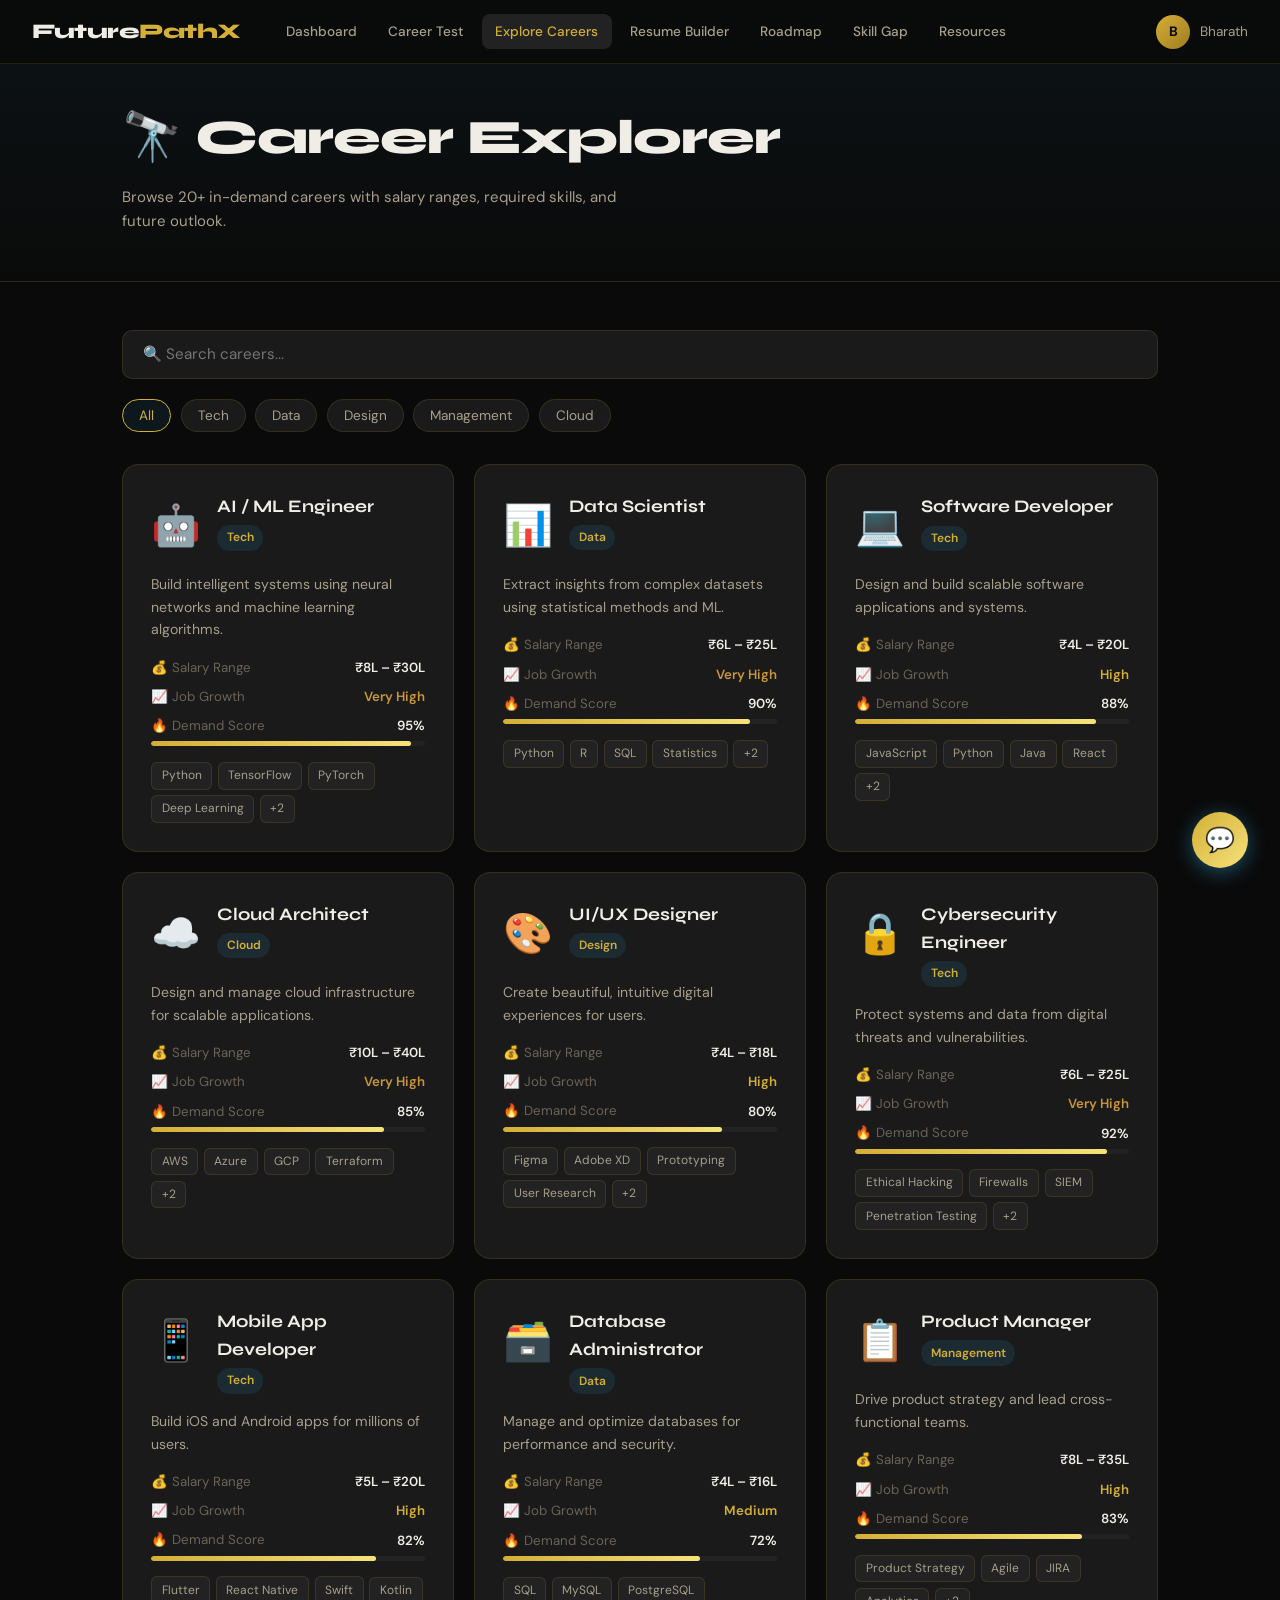
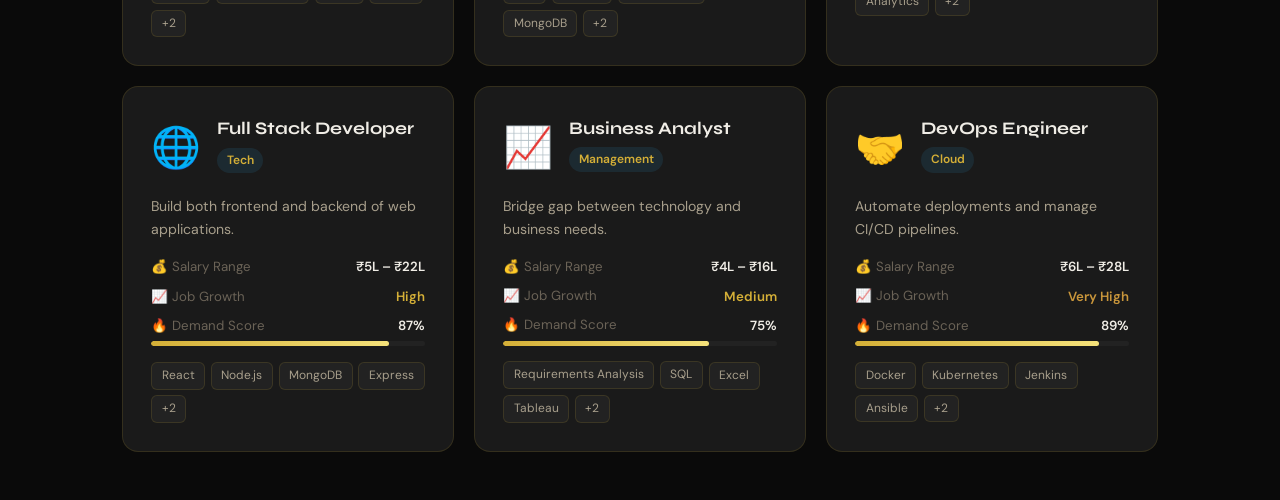
<file: futurepathx/pages/career-explorer.html>
<!DOCTYPE html>
<html lang="en">
<head>
<meta charset="UTF-8">
<meta name="viewport" content="width=device-width, initial-scale=1.0">
<title>Career Explorer – Future PathX</title>
<link rel="preconnect" href="https://fonts.googleapis.com">
<link href="https://fonts.googleapis.com/css2?family=Syne:wght@400;600;700;800&family=DM+Sans:wght@300;400;500&display=swap" rel="stylesheet">
<link rel="stylesheet" href="../css/main.css">
<style>
.filter-bar { display: flex; gap: 0.6rem; flex-wrap: wrap; margin-bottom: 2rem; }
.filter-btn {
  padding: 0.45rem 1rem;
  border-radius: 100px;
  border: 1px solid var(--border);
  background: var(--surface);
  color: var(--text2);
  cursor: pointer;
  font-size: 0.85rem;
  transition: 0.2s;
  font-family: var(--font-body);
}
.filter-btn:hover, .filter-btn.active { border-color: var(--accent); color: var(--accent); background: rgba(56,189,248,0.08); }
.careers-grid { display: grid; grid-template-columns: repeat(auto-fill, minmax(300px, 1fr)); gap: 1.25rem; }
.career-detail-card {
  background: var(--surface);
  border: 1px solid var(--border);
  border-radius: var(--radius);
  padding: 1.75rem;
  transition: 0.3s;
  cursor: pointer;
}
.career-detail-card:hover { border-color: rgba(56,189,248,0.35); transform: translateY(-4px); box-shadow: var(--glow); }
.cdc-header { display: flex; align-items: flex-start; gap: 1rem; margin-bottom: 1rem; }
.cdc-icon { font-size: 2.5rem; flex-shrink: 0; }
.cdc-info h3 { font-family: var(--font-display); font-size: 1.1rem; font-weight: 700; margin-bottom: 0.2rem; }
.cdc-domain {
  font-size: 0.75rem; color: var(--accent); font-weight: 600;
  background: rgba(56,189,248,0.1); padding: 0.2rem 0.6rem;
  border-radius: 100px; display: inline-block;
}
.cdc-desc { color: var(--text2); font-size: 0.88rem; margin-bottom: 1rem; }
.cdc-meta { display: flex; flex-direction: column; gap: 0.5rem; }
.meta-row { display: flex; align-items: center; justify-content: space-between; font-size: 0.83rem; }
.meta-label { color: var(--text3); }
.meta-val { font-weight: 600; color: var(--text); }
.meta-val.green { color: var(--accent3); }
.meta-val.yellow { color: var(--warning); }
.skills-tags { display: flex; flex-wrap: wrap; gap: 0.35rem; margin-top: 1rem; }
.skill-tag {
  padding: 0.2rem 0.6rem;
  background: var(--surface2);
  border-radius: 6px;
  font-size: 0.75rem;
  color: var(--text2);
  border: 1px solid var(--border);
}
.demand-bar { height: 5px; background: var(--surface2); border-radius: 10px; overflow: hidden; margin-top: 0.3rem; }
.demand-fill { height: 100%; border-radius: 10px; }
.modal-overlay {
  position: fixed; inset: 0; background: rgba(0,0,0,0.7);
  backdrop-filter: blur(8px); z-index: 300;
  display: flex; align-items: center; justify-content: center; padding: 2rem;
}
.modal {
  background: var(--bg3);
  border: 1px solid var(--border);
  border-radius: var(--radius);
  max-width: 600px; width: 100%;
  max-height: 85vh; overflow-y: auto;
  padding: 2rem;
}
.modal-header { display: flex; justify-content: space-between; align-items: center; margin-bottom: 1.5rem; }
.modal-title { font-family: var(--font-display); font-size: 1.4rem; font-weight: 800; }
.modal-close { background: none; border: none; color: var(--text2); cursor: pointer; font-size: 1.3rem; }
.info-section { margin-bottom: 1.5rem; }
.info-section h4 { font-weight: 600; margin-bottom: 0.6rem; color: var(--accent); font-size: 0.9rem; text-transform: uppercase; letter-spacing: 0.5px; }
.hidden { display: none; }
.search-bar {
  width: 100%;
  padding: 0.85rem 1.25rem;
  background: var(--surface);
  border: 1px solid var(--border);
  border-radius: var(--radius-sm);
  color: var(--text);
  font-family: var(--font-body);
  font-size: 0.95rem;
  outline: none;
  margin-bottom: 1.25rem;
  transition: 0.2s;
}
.search-bar:focus { border-color: rgba(56,189,248,0.5); }
</style>
</head>
<body>
<nav class="nav">
  <div class="nav-brand">Future<span>PathX</span></div>
  <div class="nav-links">
    <a href="../index.html">Dashboard</a>
    <a href="career-test.html">Career Test</a>
    <a href="career-explorer.html" class="active">Explore Careers</a>
    <a href="resume-builder.html">Resume Builder</a>
    <a href="roadmap.html">Roadmap</a>
    <a href="skill-gap.html">Skill Gap</a>
    <a href="resources.html">Resources</a>
  </div>
  <div class="nav-user"><div class="avatar">B</div><span>Bharath</span></div>
</nav>

<div class="page-hero">
  <div class="container">
    <h1>🔭 Career Explorer</h1>
    <p>Browse 20+ in-demand careers with salary ranges, required skills, and future outlook.</p>
  </div>
</div>

<div class="section">
  <div class="container">
    <input class="search-bar" type="text" placeholder="🔍 Search careers..." oninput="filterCareers(this.value)">
    <div class="filter-bar" id="filterBar">
      <button class="filter-btn active" onclick="setFilter('All', this)">All</button>
      <button class="filter-btn" onclick="setFilter('Tech', this)">Tech</button>
      <button class="filter-btn" onclick="setFilter('Data', this)">Data</button>
      <button class="filter-btn" onclick="setFilter('Design', this)">Design</button>
      <button class="filter-btn" onclick="setFilter('Management', this)">Management</button>
      <button class="filter-btn" onclick="setFilter('Cloud', this)">Cloud</button>
    </div>
    <div class="careers-grid" id="careersGrid"></div>
  </div>
</div>

<div class="modal-overlay hidden" id="modalOverlay" onclick="closeModal(event)">
  <div class="modal" id="modalContent"></div>
</div>

<div class="chat-widget">
  <div class="chat-bubble" onclick="toggleChat()">💬</div>
  <div class="chat-panel" id="chatPanel">
    <div class="chat-header"><span>🤖 AI Career Assistant</span><button onclick="toggleChat()">✕</button></div>
    <div class="chat-messages" id="chatMessages"><div class="msg bot">Explore careers and click any card for detailed info!</div></div>
    <div class="chat-input"><input type="text" id="chatInput" placeholder="Ask me anything..." onkeydown="if(event.key==='Enter') sendChat()"><button onclick="sendChat()">→</button></div>
  </div>
</div>

<script src="../js/main.js"></script>
<script>
const careers = [
  { icon: '🤖', name: 'AI / ML Engineer', domain: 'Tech', desc: 'Build intelligent systems using neural networks and machine learning algorithms.', salary: '₹8L – ₹30L', demand: 95, growth: 'Very High', skills: ['Python', 'TensorFlow', 'PyTorch', 'Deep Learning', 'NLP', 'Computer Vision'], jd: 'Design, develop, and deploy machine learning models and AI systems. Work with large datasets, build training pipelines, and deploy models to production environments.', tools: 'TensorFlow, PyTorch, Scikit-learn, Jupyter, Docker, Kubernetes', edu: 'B.Tech / M.Tech in CS/AI or equivalent' },
  { icon: '📊', name: 'Data Scientist', domain: 'Data', desc: 'Extract insights from complex datasets using statistical methods and ML.', salary: '₹6L – ₹25L', demand: 90, growth: 'Very High', skills: ['Python', 'R', 'SQL', 'Statistics', 'Machine Learning', 'Tableau'], jd: 'Analyze large datasets to find patterns and insights that drive business decisions. Build predictive models and communicate findings to stakeholders.', tools: 'Python, R, SQL, Tableau, Power BI, Excel', edu: 'B.Tech / B.Sc in CS, Statistics, or Mathematics' },
  { icon: '💻', name: 'Software Developer', domain: 'Tech', desc: 'Design and build scalable software applications and systems.', salary: '₹4L – ₹20L', demand: 88, growth: 'High', skills: ['JavaScript', 'Python', 'Java', 'React', 'Node.js', 'Git'], jd: 'Develop and maintain software applications. Write clean, efficient code and collaborate with cross-functional teams to deliver product features.', tools: 'VS Code, Git, JIRA, Docker, CI/CD tools', edu: 'B.Tech / B.E. in Computer Science or related field' },
  { icon: '☁️', name: 'Cloud Architect', domain: 'Cloud', desc: 'Design and manage cloud infrastructure for scalable applications.', salary: '₹10L – ₹40L', demand: 85, growth: 'Very High', skills: ['AWS', 'Azure', 'GCP', 'Terraform', 'Docker', 'Kubernetes'], jd: 'Design cloud solutions that are secure, scalable, and cost-efficient. Migrate on-premise systems to the cloud and optimize existing infrastructure.', tools: 'AWS Console, Terraform, Ansible, CloudFormation', edu: 'B.Tech in CS with cloud certifications (AWS/Azure/GCP)' },
  { icon: '🎨', name: 'UI/UX Designer', domain: 'Design', desc: 'Create beautiful, intuitive digital experiences for users.', salary: '₹4L – ₹18L', demand: 80, growth: 'High', skills: ['Figma', 'Adobe XD', 'Prototyping', 'User Research', 'Wireframing', 'CSS'], jd: 'Design user interfaces and experiences for web and mobile apps. Conduct user research, create wireframes, prototypes, and collaborate with developers.', tools: 'Figma, Adobe XD, Sketch, InVision, Zeplin', edu: 'B.Des or B.Tech in CS with design portfolio' },
  { icon: '🔒', name: 'Cybersecurity Engineer', domain: 'Tech', desc: 'Protect systems and data from digital threats and vulnerabilities.', salary: '₹6L – ₹25L', demand: 92, growth: 'Very High', skills: ['Ethical Hacking', 'Firewalls', 'SIEM', 'Penetration Testing', 'Python', 'Linux'], jd: 'Identify vulnerabilities in systems and implement security measures. Monitor threats and respond to incidents to protect organizational data.', tools: 'Kali Linux, Wireshark, Metasploit, Burp Suite', edu: 'B.Tech in CS with cybersecurity certifications (CEH, CISSP)' },
  { icon: '📱', name: 'Mobile App Developer', domain: 'Tech', desc: 'Build iOS and Android apps for millions of users.', salary: '₹5L – ₹20L', demand: 82, growth: 'High', skills: ['Flutter', 'React Native', 'Swift', 'Kotlin', 'Firebase', 'REST APIs'], jd: 'Develop mobile applications for Android and iOS platforms. Ensure performance, responsiveness, and great user experience across devices.', tools: 'Android Studio, Xcode, Flutter, Firebase, VS Code', edu: 'B.Tech in CS or self-taught with strong portfolio' },
  { icon: '🗃️', name: 'Database Administrator', domain: 'Data', desc: 'Manage and optimize databases for performance and security.', salary: '₹4L – ₹16L', demand: 72, growth: 'Medium', skills: ['SQL', 'MySQL', 'PostgreSQL', 'MongoDB', 'Oracle', 'Backup & Recovery'], jd: 'Install, configure, and maintain database systems. Ensure data integrity, performance tuning, and disaster recovery planning.', tools: 'MySQL Workbench, pgAdmin, Oracle SQL Developer, MongoDB Compass', edu: 'B.Tech in CS or IT with database certifications' },
  { icon: '📋', name: 'Product Manager', domain: 'Management', desc: 'Drive product strategy and lead cross-functional teams.', salary: '₹8L – ₹35L', demand: 83, growth: 'High', skills: ['Product Strategy', 'Agile', 'JIRA', 'Analytics', 'Stakeholder Mgmt', 'Roadmapping'], jd: 'Define product vision, gather requirements, and work with engineering, design, and marketing to build successful products.', tools: 'JIRA, Confluence, Figma, Google Analytics, Mixpanel', edu: 'MBA or B.Tech with product management experience' },
  { icon: '🌐', name: 'Full Stack Developer', domain: 'Tech', desc: 'Build both frontend and backend of web applications.', salary: '₹5L – ₹22L', demand: 87, growth: 'High', skills: ['React', 'Node.js', 'MongoDB', 'Express', 'Python', 'PostgreSQL'], jd: 'Develop complete web applications from database to user interface. Handle server-side and client-side logic and deployment.', tools: 'VS Code, Git, Postman, Docker, AWS/Heroku', edu: 'B.Tech in CS or self-taught with portfolio' },
  { icon: '📈', name: 'Business Analyst', domain: 'Management', desc: 'Bridge gap between technology and business needs.', salary: '₹4L – ₹16L', demand: 75, growth: 'Medium', skills: ['Requirements Analysis', 'SQL', 'Excel', 'Tableau', 'Process Modeling', 'Communication'], jd: 'Analyze business processes and requirements, translate them into technical specifications, and help implement solutions.', tools: 'Excel, Tableau, JIRA, Lucidchart, SQL', edu: 'BBA, B.Tech, or MBA with analytical skills' },
  { icon: '🤝', name: 'DevOps Engineer', domain: 'Cloud', desc: 'Automate deployments and manage CI/CD pipelines.', salary: '₹6L – ₹28L', demand: 89, growth: 'Very High', skills: ['Docker', 'Kubernetes', 'Jenkins', 'Ansible', 'Linux', 'AWS'], jd: 'Build and maintain CI/CD pipelines, automate infrastructure provisioning, and ensure smooth deployments and system reliability.', tools: 'Jenkins, GitLab CI, Docker, Kubernetes, Terraform, Prometheus', edu: 'B.Tech in CS with DevOps certifications' },
];

let currentFilter = 'All';
let currentSearch = '';

function renderCareers() {
  const grid = document.getElementById('careersGrid');
  const filtered = careers.filter(c => {
    const matchDomain = currentFilter === 'All' || c.domain === currentFilter;
    const matchSearch = c.name.toLowerCase().includes(currentSearch.toLowerCase()) || c.domain.toLowerCase().includes(currentSearch.toLowerCase());
    return matchDomain && matchSearch;
  });
  grid.innerHTML = filtered.map((c, i) => `
    <div class="career-detail-card fade-up" onclick="openModal(${careers.indexOf(c)})" style="animation-delay:${i * 0.05}s">
      <div class="cdc-header">
        <div class="cdc-icon">${c.icon}</div>
        <div class="cdc-info">
          <h3>${c.name}</h3>
          <span class="cdc-domain">${c.domain}</span>
        </div>
      </div>
      <div class="cdc-desc">${c.desc}</div>
      <div class="cdc-meta">
        <div class="meta-row"><span class="meta-label">💰 Salary Range</span><span class="meta-val">${c.salary}</span></div>
        <div class="meta-row"><span class="meta-label">📈 Job Growth</span><span class="meta-val ${c.growth.includes('Very') ? 'green' : 'yellow'}">${c.growth}</span></div>
        <div class="meta-row"><span class="meta-label">🔥 Demand Score</span><span class="meta-val">${c.demand}%</span></div>
      </div>
      <div class="demand-bar"><div class="demand-fill" style="width:${c.demand}%; background: linear-gradient(90deg, var(--accent), var(--accent2))"></div></div>
      <div class="skills-tags">${c.skills.slice(0,4).map(s => `<span class="skill-tag">${s}</span>`).join('')}${c.skills.length > 4 ? `<span class="skill-tag">+${c.skills.length - 4}</span>` : ''}</div>
    </div>`).join('');
}

function setFilter(filter, btn) {
  currentFilter = filter;
  document.querySelectorAll('.filter-btn').forEach(b => b.classList.remove('active'));
  btn.classList.add('active');
  renderCareers();
}

function filterCareers(val) {
  currentSearch = val;
  renderCareers();
}

function openModal(i) {
  const c = careers[i];
  document.getElementById('modalContent').innerHTML = `
    <div class="modal-header">
      <div class="modal-title">${c.icon} ${c.name}</div>
      <button class="modal-close" onclick="document.getElementById('modalOverlay').classList.add('hidden')">✕</button>
    </div>
    <div class="info-section">
      <h4>Job Description</h4>
      <p style="color:var(--text2);font-size:0.9rem">${c.jd}</p>
    </div>
    <div class="info-section">
      <h4>Required Skills</h4>
      <div class="skills-tags">${c.skills.map(s => `<span class="skill-tag">${s}</span>`).join('')}</div>
    </div>
    <div class="info-section">
      <h4>Tools & Technologies</h4>
      <p style="color:var(--text2);font-size:0.9rem">${c.tools}</p>
    </div>
    <div class="info-section">
      <div class="cdc-meta">
        <div class="meta-row"><span class="meta-label">💰 Salary Range</span><span class="meta-val">${c.salary}</span></div>
        <div class="meta-row"><span class="meta-label">📈 Growth</span><span class="meta-val green">${c.growth}</span></div>
        <div class="meta-row"><span class="meta-label">🔥 Demand</span><span class="meta-val">${c.demand}%</span></div>
      </div>
    </div>
    <div class="info-section">
      <h4>Education</h4>
      <p style="color:var(--text2);font-size:0.9rem">${c.edu}</p>
    </div>
    <div style="display:flex;gap:0.75rem;flex-wrap:wrap">
      <a href="roadmap.html" class="btn btn-accent">View Roadmap</a>
      <a href="skill-gap.html" class="btn btn-ghost">Check Skill Gap</a>
    </div>`;
  document.getElementById('modalOverlay').classList.remove('hidden');
}

function closeModal(e) {
  if (e.target === document.getElementById('modalOverlay')) {
    document.getElementById('modalOverlay').classList.add('hidden');
  }
}

renderCareers();
</script>
</body>
</html>
</file>
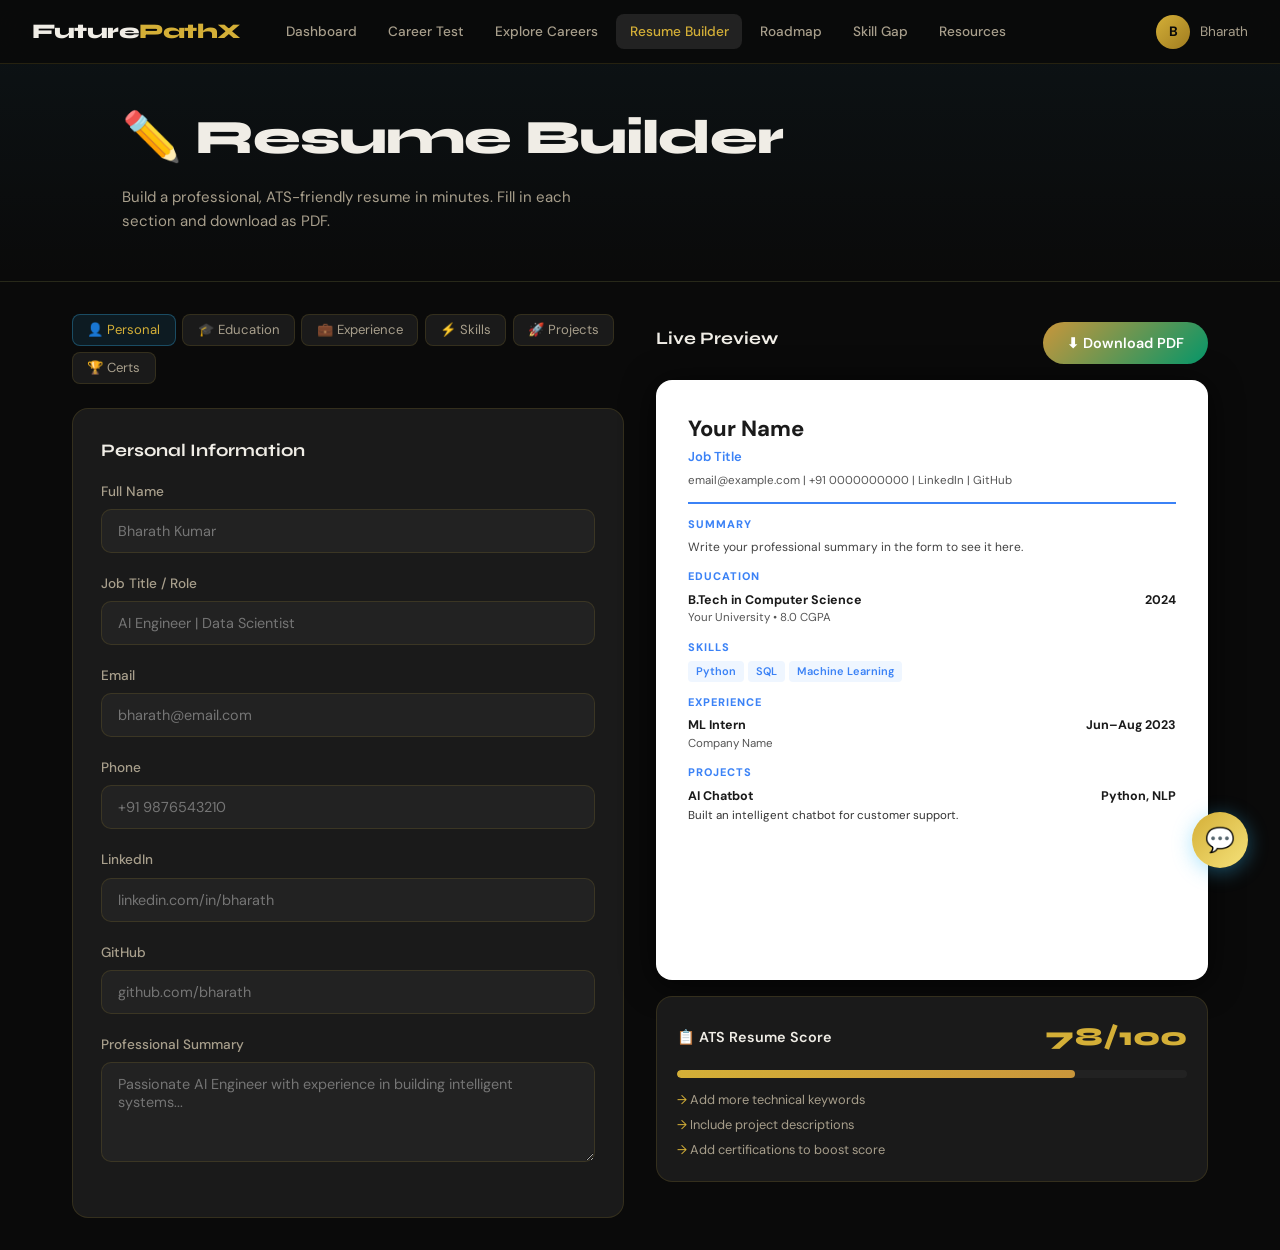
<file: futurepathx/pages/resume-builder.html>
<!DOCTYPE html>
<html lang="en">
<head>
<meta charset="UTF-8">
<meta name="viewport" content="width=device-width, initial-scale=1.0">
<title>Resume Builder – Future PathX</title>
<link rel="preconnect" href="https://fonts.googleapis.com">
<link href="https://fonts.googleapis.com/css2?family=Syne:wght@400;600;700;800&family=DM+Sans:wght@300;400;500&display=swap" rel="stylesheet">
<link rel="stylesheet" href="../css/main.css">
<style>
.builder-layout { display: grid; grid-template-columns: 1fr 1fr; gap: 2rem; max-width: 1200px; margin: 0 auto; padding: 2rem; }
@media(max-width:900px){ .builder-layout { grid-template-columns: 1fr; } }
.builder-panel { position: sticky; top: 80px; }
.section-tabs { display: flex; gap: 0.4rem; flex-wrap: wrap; margin-bottom: 1.5rem; }
.tab-btn {
  padding: 0.4rem 0.9rem;
  border-radius: 8px;
  border: 1px solid var(--border);
  background: var(--surface);
  color: var(--text2);
  cursor: pointer;
  font-size: 0.82rem;
  transition: 0.2s;
  font-family: var(--font-body);
}
.tab-btn.active { background: rgba(56,189,248,0.1); color: var(--accent); border-color: rgba(56,189,248,0.3); }
.tab-content { display: none; }
.tab-content.active { display: block; }
.resume-preview {
  background: white;
  border-radius: var(--radius);
  padding: 2rem;
  color: #1a1a1a;
  font-family: 'DM Sans', sans-serif;
  font-size: 13px;
  line-height: 1.5;
  min-height: 600px;
  box-shadow: var(--shadow);
}
.rp-name { font-size: 22px; font-weight: 800; color: #1a1a1a; margin-bottom: 2px; }
.rp-title { font-size: 13px; color: #3b82f6; font-weight: 600; margin-bottom: 6px; }
.rp-contact { font-size: 11.5px; color: #555; margin-bottom: 12px; }
.rp-divider { border: none; border-top: 2px solid #3b82f6; margin: 10px 0; }
.rp-section-title { font-size: 11px; font-weight: 800; text-transform: uppercase; letter-spacing: 1px; color: #3b82f6; margin-bottom: 6px; margin-top: 12px; }
.rp-item { margin-bottom: 8px; }
.rp-item-header { display: flex; justify-content: space-between; font-weight: 700; font-size: 12.5px; }
.rp-item-sub { color: #555; font-size: 11.5px; }
.rp-item-desc { color: #333; font-size: 11.5px; margin-top: 2px; }
.rp-skills { display: flex; flex-wrap: wrap; gap: 4px; }
.rp-skill { background: #eff6ff; color: #3b82f6; padding: 2px 8px; border-radius: 4px; font-size: 11px; font-weight: 600; }
.ats-score-wrap { background: var(--surface); border: 1px solid var(--border); border-radius: var(--radius); padding: 1.25rem; margin-top: 1rem; }
.ats-header { display: flex; justify-content: space-between; align-items: center; margin-bottom: 0.75rem; }
.ats-title { font-weight: 600; font-size: 0.9rem; }
.ats-num { font-family: var(--font-display); font-size: 1.6rem; font-weight: 800; color: var(--warning); }
.ats-bar-wrap { height: 8px; background: var(--surface2); border-radius: 10px; overflow: hidden; margin-bottom: 0.75rem; }
.ats-bar-fill { height: 100%; background: linear-gradient(90deg, var(--warning), var(--accent3)); border-radius: 10px; transition: width 1s; }
.ats-suggestions { display: flex; flex-direction: column; gap: 0.3rem; }
.ats-suggest { font-size: 0.8rem; color: var(--text2); }
.ats-suggest::before { content: '→ '; color: var(--accent); }
.add-entry-btn {
  display: flex; align-items: center; gap: 0.4rem;
  padding: 0.5rem 1rem;
  border-radius: 8px;
  border: 1px dashed var(--border);
  background: transparent;
  color: var(--text2);
  cursor: pointer;
  font-size: 0.85rem;
  transition: 0.2s;
  width: 100%;
  justify-content: center;
  margin-top: 0.75rem;
  font-family: var(--font-body);
}
.add-entry-btn:hover { border-color: var(--accent); color: var(--accent); }
.entry-block { background: var(--surface2); border-radius: var(--radius-sm); padding: 1rem; margin-bottom: 0.75rem; border: 1px solid var(--border); position: relative; }
.entry-delete {
  position: absolute; top: 0.6rem; right: 0.6rem;
  background: none; border: none; color: var(--text3); cursor: pointer; font-size: 1rem;
  transition: 0.2s;
}
.entry-delete:hover { color: var(--danger); }
.dl-btn {
  display: inline-flex; align-items: center; gap: 0.5rem;
  padding: 0.75rem 1.5rem;
  background: linear-gradient(135deg, var(--accent3), #059669);
  color: #fff;
  border-radius: 100px;
  font-weight: 600;
  font-size: 0.9rem;
  cursor: pointer;
  border: none;
  transition: 0.2s;
  font-family: var(--font-body);
  margin-top: 0.5rem;
}
.dl-btn:hover { opacity: 0.85; transform: translateY(-1px); }
</style>
</head>
<body>
<nav class="nav">
  <div class="nav-brand">Future<span>PathX</span></div>
  <div class="nav-links">
    <a href="../index.html">Dashboard</a>
    <a href="career-test.html">Career Test</a>
    <a href="career-explorer.html">Explore Careers</a>
    <a href="resume-builder.html" class="active">Resume Builder</a>
    <a href="roadmap.html">Roadmap</a>
    <a href="skill-gap.html">Skill Gap</a>
    <a href="resources.html">Resources</a>
  </div>
  <div class="nav-user"><div class="avatar">B</div><span>Bharath</span></div>
</nav>

<div class="page-hero">
  <div class="container">
    <h1>✏️ Resume Builder</h1>
    <p>Build a professional, ATS-friendly resume in minutes. Fill in each section and download as PDF.</p>
  </div>
</div>

<div class="builder-layout">
  <!-- FORM SIDE -->
  <div>
    <div class="section-tabs">
      <button class="tab-btn active" onclick="showTab('personal', this)">👤 Personal</button>
      <button class="tab-btn" onclick="showTab('education', this)">🎓 Education</button>
      <button class="tab-btn" onclick="showTab('experience', this)">💼 Experience</button>
      <button class="tab-btn" onclick="showTab('skills', this)">⚡ Skills</button>
      <button class="tab-btn" onclick="showTab('projects', this)">🚀 Projects</button>
      <button class="tab-btn" onclick="showTab('certifications', this)">🏆 Certs</button>
    </div>

    <!-- PERSONAL -->
    <div class="tab-content active" id="tab-personal">
      <div class="card">
        <div class="card-title">Personal Information</div>
        <div class="form-group"><label class="form-label">Full Name</label><input class="form-input" id="r-name" placeholder="Bharath Kumar" oninput="updatePreview()"></div>
        <div class="form-group"><label class="form-label">Job Title / Role</label><input class="form-input" id="r-title" placeholder="AI Engineer | Data Scientist" oninput="updatePreview()"></div>
        <div class="form-group"><label class="form-label">Email</label><input class="form-input" id="r-email" type="email" placeholder="bharath@email.com" oninput="updatePreview()"></div>
        <div class="form-group"><label class="form-label">Phone</label><input class="form-input" id="r-phone" placeholder="+91 9876543210" oninput="updatePreview()"></div>
        <div class="form-group"><label class="form-label">LinkedIn</label><input class="form-input" id="r-linkedin" placeholder="linkedin.com/in/bharath" oninput="updatePreview()"></div>
        <div class="form-group"><label class="form-label">GitHub</label><input class="form-input" id="r-github" placeholder="github.com/bharath" oninput="updatePreview()"></div>
        <div class="form-group"><label class="form-label">Professional Summary</label><textarea class="form-textarea" id="r-summary" placeholder="Passionate AI Engineer with experience in building intelligent systems..." oninput="updatePreview()"></textarea></div>
      </div>
    </div>

    <!-- EDUCATION -->
    <div class="tab-content" id="tab-education">
      <div class="card">
        <div class="card-title">Education</div>
        <div id="edu-entries">
          <div class="entry-block" id="edu-0">
            <button class="entry-delete" onclick="deleteEntry('edu-entries','edu-0')">✕</button>
            <div class="form-group"><label class="form-label">Degree</label><input class="form-input" placeholder="B.Tech in Computer Science" oninput="updatePreview()"></div>
            <div class="form-group"><label class="form-label">Institution</label><input class="form-input" placeholder="IIT Madras" oninput="updatePreview()"></div>
            <div class="form-group"><label class="form-label">Year</label><input class="form-input" placeholder="2020 – 2024" oninput="updatePreview()"></div>
            <div class="form-group"><label class="form-label">CGPA / %</label><input class="form-input" placeholder="8.5 CGPA" oninput="updatePreview()"></div>
          </div>
        </div>
        <button class="add-entry-btn" onclick="addEntry('edu-entries', eduTemplate, eduCount++)">+ Add Education</button>
      </div>
    </div>

    <!-- EXPERIENCE -->
    <div class="tab-content" id="tab-experience">
      <div class="card">
        <div class="card-title">Work Experience</div>
        <div id="exp-entries">
          <div class="entry-block" id="exp-0">
            <button class="entry-delete" onclick="deleteEntry('exp-entries','exp-0')">✕</button>
            <div class="form-group"><label class="form-label">Job Title</label><input class="form-input" placeholder="Machine Learning Intern" oninput="updatePreview()"></div>
            <div class="form-group"><label class="form-label">Company</label><input class="form-input" placeholder="TechCorp India" oninput="updatePreview()"></div>
            <div class="form-group"><label class="form-label">Duration</label><input class="form-input" placeholder="Jun 2023 – Aug 2023" oninput="updatePreview()"></div>
            <div class="form-group"><label class="form-label">Description</label><textarea class="form-textarea" placeholder="Developed ML models that improved accuracy by 20%..." oninput="updatePreview()"></textarea></div>
          </div>
        </div>
        <button class="add-entry-btn" onclick="addEntry('exp-entries', expTemplate, expCount++)">+ Add Experience</button>
      </div>
    </div>

    <!-- SKILLS -->
    <div class="tab-content" id="tab-skills">
      <div class="card">
        <div class="card-title">Skills</div>
        <div class="form-group">
          <label class="form-label">Add Skills (press Enter or comma)</label>
          <input class="form-input" id="skillInput" placeholder="Python, Machine Learning, SQL..." onkeydown="addSkill(event)">
          <div class="tags-row" id="skillTags"></div>
        </div>
        <div class="form-group">
          <label class="form-label">Suggested Skills</label>
          <div style="display:flex;flex-wrap:wrap;gap:0.4rem">
            ${['Python','JavaScript','SQL','React','Node.js','Machine Learning','Deep Learning','TensorFlow','AWS','Docker','Git','Figma'].map(s => `<span class="tag" style="cursor:pointer" onclick="quickAddSkill('${s}')">${s} +</span>`).join('')}
          </div>
        </div>
      </div>
    </div>

    <!-- PROJECTS -->
    <div class="tab-content" id="tab-projects">
      <div class="card">
        <div class="card-title">Projects</div>
        <div id="proj-entries">
          <div class="entry-block" id="proj-0">
            <button class="entry-delete" onclick="deleteEntry('proj-entries','proj-0')">✕</button>
            <div class="form-group"><label class="form-label">Project Name</label><input class="form-input" placeholder="AI Chatbot" oninput="updatePreview()"></div>
            <div class="form-group"><label class="form-label">Tech Stack</label><input class="form-input" placeholder="Python, Flask, NLP" oninput="updatePreview()"></div>
            <div class="form-group"><label class="form-label">Description</label><textarea class="form-textarea" placeholder="Built an intelligent chatbot using BERT..." oninput="updatePreview()"></textarea></div>
            <div class="form-group"><label class="form-label">GitHub Link</label><input class="form-input" placeholder="github.com/bharath/chatbot" oninput="updatePreview()"></div>
          </div>
        </div>
        <button class="add-entry-btn" onclick="addEntry('proj-entries', projTemplate, projCount++)">+ Add Project</button>
      </div>
    </div>

    <!-- CERTIFICATIONS -->
    <div class="tab-content" id="tab-certifications">
      <div class="card">
        <div class="card-title">Certifications & Achievements</div>
        <div id="cert-entries">
          <div class="entry-block" id="cert-0">
            <button class="entry-delete" onclick="deleteEntry('cert-entries','cert-0')">✕</button>
            <div class="form-group"><label class="form-label">Certification Name</label><input class="form-input" placeholder="AWS Certified Solutions Architect" oninput="updatePreview()"></div>
            <div class="form-group"><label class="form-label">Issuer</label><input class="form-input" placeholder="Amazon Web Services" oninput="updatePreview()"></div>
            <div class="form-group"><label class="form-label">Year</label><input class="form-input" placeholder="2023" oninput="updatePreview()"></div>
          </div>
        </div>
        <button class="add-entry-btn" onclick="addEntry('cert-entries', certTemplate, certCount++)">+ Add Certification</button>
      </div>
    </div>
  </div>

  <!-- PREVIEW SIDE -->
  <div class="builder-panel">
    <div style="display:flex;justify-content:space-between;align-items:center;margin-bottom:1rem">
      <h3 style="font-family:var(--font-display);font-weight:700">Live Preview</h3>
      <button class="dl-btn" onclick="downloadPDF()">⬇ Download PDF</button>
    </div>
    <div class="resume-preview" id="resumePreview">
      <div class="rp-name" id="prev-name">Your Name</div>
      <div class="rp-title" id="prev-title">Job Title</div>
      <div class="rp-contact" id="prev-contact">email@example.com | +91 0000000000 | LinkedIn | GitHub</div>
      <hr class="rp-divider">
      <div class="rp-section-title">Summary</div>
      <div id="prev-summary" style="color:#444;font-size:12px;margin-bottom:8px">Write your professional summary in the form to see it here.</div>
      <div class="rp-section-title">Education</div>
      <div id="prev-edu"><div class="rp-item"><div class="rp-item-header"><span>B.Tech in Computer Science</span><span>2024</span></div><div class="rp-item-sub">Your University • 8.0 CGPA</div></div></div>
      <div class="rp-section-title">Skills</div>
      <div class="rp-skills" id="prev-skills"><span class="rp-skill">Python</span><span class="rp-skill">SQL</span><span class="rp-skill">Machine Learning</span></div>
      <div class="rp-section-title">Experience</div>
      <div id="prev-exp"><div class="rp-item"><div class="rp-item-header"><span>ML Intern</span><span>Jun–Aug 2023</span></div><div class="rp-item-sub">Company Name</div></div></div>
      <div class="rp-section-title">Projects</div>
      <div id="prev-proj"><div class="rp-item"><div class="rp-item-header"><span>AI Chatbot</span><span>Python, NLP</span></div><div class="rp-item-desc">Built an intelligent chatbot for customer support.</div></div></div>
    </div>

    <!-- ATS SCORE -->
    <div class="ats-score-wrap">
      <div class="ats-header">
        <span class="ats-title">📋 ATS Resume Score</span>
        <span class="ats-num" id="atsScore">78/100</span>
      </div>
      <div class="ats-bar-wrap"><div class="ats-bar-fill" id="atsBar" style="width:78%"></div></div>
      <div class="ats-suggestions" id="atsSuggestions">
        <div class="ats-suggest">Add more technical keywords</div>
        <div class="ats-suggest">Include project descriptions</div>
        <div class="ats-suggest">Add certifications to boost score</div>
      </div>
    </div>
  </div>
</div>

<div class="chat-widget">
  <div class="chat-bubble" onclick="toggleChat()">💬</div>
  <div class="chat-panel" id="chatPanel">
    <div class="chat-header"><span>🤖 AI Career Assistant</span><button onclick="toggleChat()">✕</button></div>
    <div class="chat-messages" id="chatMessages"><div class="msg bot">Need help writing your resume? Ask me for suggestions!</div></div>
    <div class="chat-input"><input type="text" id="chatInput" placeholder="Ask me anything..." onkeydown="if(event.key==='Enter') sendChat()"><button onclick="sendChat()">→</button></div>
  </div>
</div>

<script src="../js/main.js"></script>
<script>
let skills = [];
let eduCount = 1, expCount = 1, projCount = 1, certCount = 1;

function showTab(name, btn) {
  document.querySelectorAll('.tab-content').forEach(el => el.classList.remove('active'));
  document.querySelectorAll('.tab-btn').forEach(el => el.classList.remove('active'));
  document.getElementById(`tab-${name}`).classList.add('active');
  btn.classList.add('active');
}

function addSkill(e) {
  if (e.key === 'Enter' || e.key === ',') {
    e.preventDefault();
    const val = e.target.value.trim().replace(',','');
    if (val && !skills.includes(val)) { skills.push(val); renderSkillTags(); updatePreview(); }
    e.target.value = '';
  }
}

function quickAddSkill(s) {
  if (!skills.includes(s)) { skills.push(s); renderSkillTags(); updatePreview(); }
}

function renderSkillTags() {
  document.getElementById('skillTags').innerHTML = skills.map(s => `<span class="tag">${s} <button onclick="removeSkill('${s}')">✕</button></span>`).join('');
}

function removeSkill(s) { skills = skills.filter(x => x !== s); renderSkillTags(); updatePreview(); }

function updatePreview() {
  const name = document.getElementById('r-name')?.value || 'Your Name';
  const title = document.getElementById('r-title')?.value || 'Job Title';
  const email = document.getElementById('r-email')?.value || 'email@example.com';
  const phone = document.getElementById('r-phone')?.value || '+91 0000000000';
  const linkedin = document.getElementById('r-linkedin')?.value;
  const github = document.getElementById('r-github')?.value;
  const summary = document.getElementById('r-summary')?.value;

  document.getElementById('prev-name').textContent = name;
  document.getElementById('prev-title').textContent = title;
  document.getElementById('prev-contact').textContent = [email, phone, linkedin, github].filter(Boolean).join(' | ');
  if (summary) document.getElementById('prev-summary').textContent = summary;

  // Skills
  if (skills.length > 0) {
    document.getElementById('prev-skills').innerHTML = skills.map(s => `<span class="rp-skill">${s}</span>`).join('');
  }

  // ATS Score calculation
  let score = 40;
  if (name && name !== 'Your Name') score += 5;
  if (title) score += 5;
  if (email) score += 5;
  if (summary && summary.length > 50) score += 10;
  if (skills.length >= 3) score += 10;
  if (skills.length >= 6) score += 5;
  score = Math.min(score, 100);
  document.getElementById('atsScore').textContent = `${score}/100`;
  document.getElementById('atsBar').style.width = `${score}%`;

  const suggestions = [];
  if (skills.length < 5) suggestions.push('Add more technical skills');
  if (!summary || summary.length < 50) suggestions.push('Write a professional summary');
  if (!linkedin) suggestions.push('Add LinkedIn profile URL');
  if (suggestions.length === 0) suggestions.push('✓ Resume looks great!');
  document.getElementById('atsSuggestions').innerHTML = suggestions.map(s => `<div class="ats-suggest">${s}</div>`).join('');
}

const eduTemplate = (n) => `<div class="entry-block" id="edu-${n}"><button class="entry-delete" onclick="deleteEntry('edu-entries','edu-${n}')">✕</button><div class="form-group"><label class="form-label">Degree</label><input class="form-input" placeholder="B.Tech in Computer Science" oninput="updatePreview()"></div><div class="form-group"><label class="form-label">Institution</label><input class="form-input" placeholder="University Name" oninput="updatePreview()"></div><div class="form-group"><label class="form-label">Year</label><input class="form-input" placeholder="2020–2024" oninput="updatePreview()"></div><div class="form-group"><label class="form-label">CGPA / %</label><input class="form-input" placeholder="8.5 CGPA" oninput="updatePreview()"></div></div>`;
const expTemplate = (n) => `<div class="entry-block" id="exp-${n}"><button class="entry-delete" onclick="deleteEntry('exp-entries','exp-${n}')">✕</button><div class="form-group"><label class="form-label">Job Title</label><input class="form-input" placeholder="Software Engineer" oninput="updatePreview()"></div><div class="form-group"><label class="form-label">Company</label><input class="form-input" placeholder="Company Name" oninput="updatePreview()"></div><div class="form-group"><label class="form-label">Duration</label><input class="form-input" placeholder="Jan 2023–Present" oninput="updatePreview()"></div><div class="form-group"><label class="form-label">Description</label><textarea class="form-textarea" placeholder="Describe your responsibilities..." oninput="updatePreview()"></textarea></div></div>`;
const projTemplate = (n) => `<div class="entry-block" id="proj-${n}"><button class="entry-delete" onclick="deleteEntry('proj-entries','proj-${n}')">✕</button><div class="form-group"><label class="form-label">Project Name</label><input class="form-input" placeholder="Project Name" oninput="updatePreview()"></div><div class="form-group"><label class="form-label">Tech Stack</label><input class="form-input" placeholder="Python, React" oninput="updatePreview()"></div><div class="form-group"><label class="form-label">Description</label><textarea class="form-textarea" placeholder="Describe the project..." oninput="updatePreview()"></textarea></div><div class="form-group"><label class="form-label">GitHub Link</label><input class="form-input" placeholder="github.com/..." oninput="updatePreview()"></div></div>`;
const certTemplate = (n) => `<div class="entry-block" id="cert-${n}"><button class="entry-delete" onclick="deleteEntry('cert-entries','cert-${n}')">✕</button><div class="form-group"><label class="form-label">Certification Name</label><input class="form-input" placeholder="AWS Certified..." oninput="updatePreview()"></div><div class="form-group"><label class="form-label">Issuer</label><input class="form-input" placeholder="Amazon / Coursera / Google" oninput="updatePreview()"></div><div class="form-group"><label class="form-label">Year</label><input class="form-input" placeholder="2023" oninput="updatePreview()"></div></div>`;

function addEntry(containerId, template, count) {
  const container = document.getElementById(containerId);
  const div = document.createElement('div');
  div.innerHTML = template(count);
  container.appendChild(div.firstElementChild);
}

function deleteEntry(containerId, entryId) {
  const entry = document.getElementById(entryId);
  if (entry) entry.remove();
}

function downloadPDF() {
  window.print();
}
</script>
<style>
@media print {
  body > *:not(#resumePreview) { display: none !important; }
  .builder-panel { position: static; }
  .resume-preview { box-shadow: none; }
  nav, .page-hero, .builder-panel .dl-btn, .ats-score-wrap, .chat-widget { display: none !important; }
}
</style>
</body>
</html>
</file>
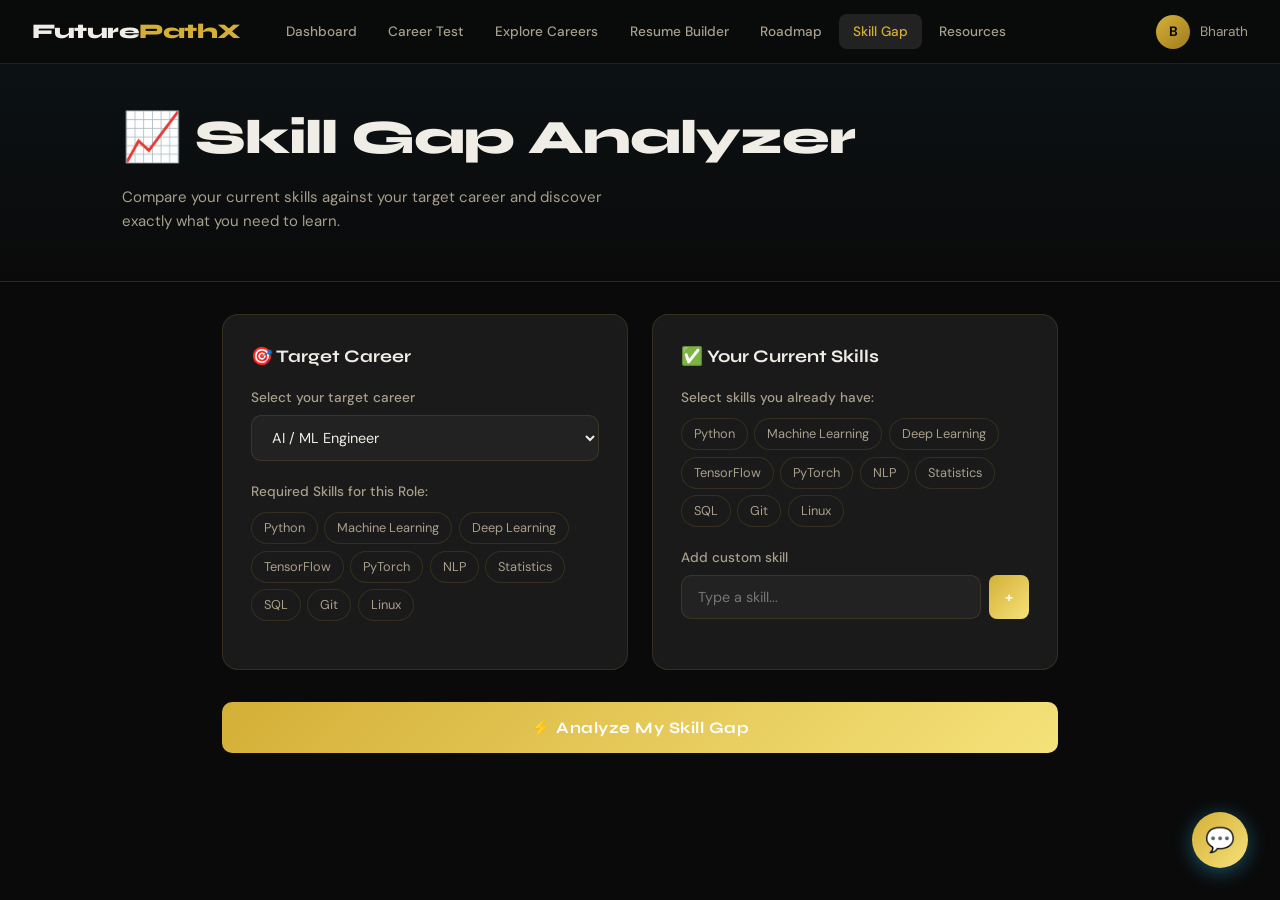
<file: futurepathx/pages/skill-gap.html>
<!DOCTYPE html>
<html lang="en">
<head>
<meta charset="UTF-8">
<meta name="viewport" content="width=device-width, initial-scale=1.0">
<title>Skill Gap Analyzer – Future PathX</title>
<link rel="preconnect" href="https://fonts.googleapis.com">
<link href="https://fonts.googleapis.com/css2?family=Syne:wght@400;600;700;800&family=DM+Sans:wght@300;400;500&display=swap" rel="stylesheet">
<link rel="stylesheet" href="../css/main.css">
<style>
.analyzer-layout { max-width: 900px; margin: 0 auto; padding: 2rem; }
.input-section { display: grid; grid-template-columns: 1fr 1fr; gap: 1.5rem; margin-bottom: 2rem; }
@media(max-width:700px){ .input-section { grid-template-columns: 1fr; } }
.skill-chip-grid { display: flex; flex-wrap: wrap; gap: 0.4rem; margin-top: 0.6rem; }
.skill-chip {
  padding: 0.3rem 0.75rem;
  border-radius: 100px;
  font-size: 0.8rem;
  cursor: pointer;
  border: 1px solid var(--border);
  background: var(--surface);
  color: var(--text2);
  transition: 0.2s;
}
.skill-chip:hover { border-color: var(--accent); color: var(--accent); }
.skill-chip.selected { background: rgba(56,189,248,0.12); border-color: rgba(56,189,248,0.4); color: var(--accent); }
.results-section { animation: fadeUp 0.4s ease; }
.gap-grid { display: grid; grid-template-columns: 1fr 1fr; gap: 1rem; margin-bottom: 1.5rem; }
@media(max-width:600px){ .gap-grid { grid-template-columns: 1fr; } }
.gap-card { background: var(--surface); border: 1px solid var(--border); border-radius: var(--radius); padding: 1.25rem; }
.gap-card-title { font-weight: 700; font-size: 0.9rem; margin-bottom: 0.75rem; display: flex; align-items: center; gap: 0.4rem; }
.skill-item { display: flex; align-items: center; gap: 0.6rem; padding: 0.5rem 0; border-bottom: 1px solid var(--border); }
.skill-item:last-child { border: none; }
.skill-dot { width: 10px; height: 10px; border-radius: 50%; flex-shrink: 0; }
.skill-dot.have { background: var(--accent3); }
.skill-dot.missing { background: var(--danger); }
.skill-name { flex: 1; font-size: 0.88rem; }
.skill-action { font-size: 0.75rem; color: var(--accent); font-weight: 500; }
.learning-path { background: var(--surface); border: 1px solid var(--border); border-radius: var(--radius); padding: 1.5rem; }
.lp-title { font-family: var(--font-display); font-weight: 700; font-size: 1.1rem; margin-bottom: 1rem; }
.lp-item { display: flex; align-items: flex-start; gap: 1rem; padding: 1rem; background: var(--surface2); border-radius: var(--radius-sm); margin-bottom: 0.75rem; border: 1px solid var(--border); }
.lp-icon { font-size: 1.6rem; flex-shrink: 0; }
.lp-info h4 { font-weight: 700; font-size: 0.92rem; margin-bottom: 0.2rem; }
.lp-info p { color: var(--text2); font-size: 0.82rem; }
.lp-badges { display: flex; gap: 0.4rem; flex-wrap: wrap; margin-top: 0.4rem; }
.lp-badge { font-size: 0.72rem; padding: 0.15rem 0.55rem; border-radius: 100px; background: rgba(56,189,248,0.1); color: var(--accent); border: 1px solid rgba(56,189,248,0.2); }
.overall-score { text-align: center; padding: 1.5rem; background: var(--surface); border: 1px solid var(--border); border-radius: var(--radius); margin-bottom: 1.5rem; }
.os-value { font-family: var(--font-display); font-size: 3.5rem; font-weight: 800; line-height: 1; }
.os-label { color: var(--text2); font-size: 0.88rem; margin-top: 0.25rem; }
.analyze-btn {
  width: 100%;
  padding: 1rem;
  background: linear-gradient(135deg, var(--accent), var(--accent2));
  color: #fff;
  border: none;
  border-radius: var(--radius-sm);
  font-family: var(--font-display);
  font-size: 1rem;
  font-weight: 700;
  cursor: pointer;
  transition: 0.3s;
  letter-spacing: 0.5px;
}
.analyze-btn:hover { opacity: 0.85; transform: translateY(-1px); }
</style>
</head>
<body>
<nav class="nav">
  <div class="nav-brand">Future<span>PathX</span></div>
  <div class="nav-links">
    <a href="../index.html">Dashboard</a>
    <a href="career-test.html">Career Test</a>
    <a href="career-explorer.html">Explore Careers</a>
    <a href="resume-builder.html">Resume Builder</a>
    <a href="roadmap.html">Roadmap</a>
    <a href="skill-gap.html" class="active">Skill Gap</a>
    <a href="resources.html">Resources</a>
  </div>
  <div class="nav-user"><div class="avatar">B</div><span>Bharath</span></div>
</nav>

<div class="page-hero">
  <div class="container">
    <h1>📈 Skill Gap Analyzer</h1>
    <p>Compare your current skills against your target career and discover exactly what you need to learn.</p>
  </div>
</div>

<div class="analyzer-layout">
  <div class="input-section">
    <div class="card">
      <div class="card-title">🎯 Target Career</div>
      <div class="form-group">
        <label class="form-label">Select your target career</label>
        <select class="form-select" id="targetCareer" onchange="updateRequiredSkills()">
          <option value="ai">AI / ML Engineer</option>
          <option value="data">Data Scientist</option>
          <option value="web">Full Stack Developer</option>
          <option value="cloud">Cloud / DevOps Engineer</option>
          <option value="design">UI/UX Designer</option>
          <option value="cyber">Cybersecurity Engineer</option>
        </select>
      </div>
      <div class="form-group">
        <label class="form-label">Required Skills for this Role:</label>
        <div class="skill-chip-grid" id="requiredSkillsDisplay"></div>
      </div>
    </div>

    <div class="card">
      <div class="card-title">✅ Your Current Skills</div>
      <div class="form-group">
        <label class="form-label">Select skills you already have:</label>
        <div class="skill-chip-grid" id="userSkillChips"></div>
      </div>
      <div class="form-group mt-2">
        <label class="form-label">Add custom skill</label>
        <div class="tag-input-wrap">
          <input class="form-input" id="customSkill" placeholder="Type a skill..." onkeydown="if(event.key==='Enter') addCustomSkill()">
          <button class="btn btn-accent" onclick="addCustomSkill()" style="border-radius:8px;padding:0.65rem 1rem">+</button>
        </div>
      </div>
    </div>
  </div>

  <button class="analyze-btn" onclick="analyze()">⚡ Analyze My Skill Gap</button>

  <div id="results" style="margin-top:2rem"></div>
</div>

<div class="chat-widget">
  <div class="chat-bubble" onclick="toggleChat()">💬</div>
  <div class="chat-panel" id="chatPanel">
    <div class="chat-header"><span>🤖 AI Career Assistant</span><button onclick="toggleChat()">✕</button></div>
    <div class="chat-messages" id="chatMessages"><div class="msg bot">Select your target career and current skills to see your gap analysis!</div></div>
    <div class="chat-input"><input type="text" id="chatInput" placeholder="Ask me anything..." onkeydown="if(event.key==='Enter') sendChat()"><button onclick="sendChat()">→</button></div>
  </div>
</div>

<script src="../js/main.js"></script>
<script>
const careerSkills = {
  ai: {
    name: 'AI / ML Engineer',
    skills: ['Python', 'Machine Learning', 'Deep Learning', 'TensorFlow', 'PyTorch', 'NLP', 'Statistics', 'SQL', 'Git', 'Linux'],
    resources: [
      { skill: 'Deep Learning', icon: '🧠', course: 'Deep Learning Specialization – Coursera', duration: '3 months', platform: 'Coursera' },
      { skill: 'NLP', icon: '💬', course: 'HuggingFace NLP Course – Free', duration: '4 weeks', platform: 'HuggingFace' },
      { skill: 'PyTorch', icon: '🔥', course: 'PyTorch Official Tutorials', duration: '2 weeks', platform: 'pytorch.org' },
    ]
  },
  data: {
    name: 'Data Scientist',
    skills: ['Python', 'R', 'SQL', 'Statistics', 'Machine Learning', 'Tableau', 'Excel', 'Pandas', 'NumPy', 'Matplotlib'],
    resources: [
      { skill: 'Statistics', icon: '📐', course: 'Statistics with Python – Coursera', duration: '6 weeks', platform: 'Coursera' },
      { skill: 'Tableau', icon: '📊', course: 'Tableau Desktop Specialist – Udemy', duration: '3 weeks', platform: 'Udemy' },
      { skill: 'R', icon: '📈', course: 'R for Data Science – Free Book', duration: '4 weeks', platform: 'r4ds.had.co.nz' },
    ]
  },
  web: {
    name: 'Full Stack Developer',
    skills: ['JavaScript', 'React', 'Node.js', 'HTML/CSS', 'SQL', 'MongoDB', 'Git', 'REST APIs', 'Docker', 'TypeScript'],
    resources: [
      { skill: 'React', icon: '⚛️', course: 'The Ultimate React Course – Udemy', duration: '6 weeks', platform: 'Udemy' },
      { skill: 'Docker', icon: '🐳', course: 'Docker Mastery – Bret Fisher', duration: '3 weeks', platform: 'Udemy' },
      { skill: 'TypeScript', icon: '🟦', course: 'TypeScript Docs + Exercises', duration: '2 weeks', platform: 'typescriptlang.org' },
    ]
  },
  cloud: {
    name: 'Cloud / DevOps Engineer',
    skills: ['AWS', 'Docker', 'Kubernetes', 'Linux', 'Terraform', 'Ansible', 'CI/CD', 'Python', 'Bash', 'Monitoring'],
    resources: [
      { skill: 'AWS', icon: '☁️', course: 'AWS Solutions Architect – A Cloud Guru', duration: '2 months', platform: 'acloud.guru' },
      { skill: 'Kubernetes', icon: '⚙️', course: 'Kubernetes for Beginners – KodeKloud', duration: '4 weeks', platform: 'KodeKloud' },
      { skill: 'Terraform', icon: '🔧', course: 'Terraform Associate Certification', duration: '3 weeks', platform: 'HashiCorp' },
    ]
  },
  design: {
    name: 'UI/UX Designer',
    skills: ['Figma', 'Adobe XD', 'Wireframing', 'Prototyping', 'User Research', 'Design Systems', 'CSS', 'Accessibility', 'Typography', 'Color Theory'],
    resources: [
      { skill: 'Figma', icon: '🎨', course: 'Figma UI Design Tutorial – DesignCourse', duration: '3 weeks', platform: 'YouTube' },
      { skill: 'User Research', icon: '🔍', course: 'UX Research & Strategy – Interaction Design', duration: '4 weeks', platform: 'IDF' },
      { skill: 'Design Systems', icon: '📐', course: 'Design Systems with Figma', duration: '2 weeks', platform: 'Figma Community' },
    ]
  },
  cyber: {
    name: 'Cybersecurity Engineer',
    skills: ['Linux', 'Networking', 'Python', 'Ethical Hacking', 'Wireshark', 'SIEM', 'Penetration Testing', 'Cryptography', 'Firewalls', 'Incident Response'],
    resources: [
      { skill: 'Ethical Hacking', icon: '🔒', course: 'CEH Certification – EC-Council', duration: '2 months', platform: 'EC-Council' },
      { skill: 'SIEM', icon: '🛡️', course: 'Splunk Fundamentals – Free', duration: '2 weeks', platform: 'Splunk' },
      { skill: 'Penetration Testing', icon: '💻', course: 'PortSwigger Web Security Academy', duration: '4 weeks', platform: 'Free' },
    ]
  }
};

let userSkills = new Set();
let allSkills = [];

function updateRequiredSkills() {
  const career = document.getElementById('targetCareer').value;
  const skills = careerSkills[career].skills;
  allSkills = skills;
  const container = document.getElementById('requiredSkillsDisplay');
  container.innerHTML = skills.map(s => `<span class="skill-chip">${s}</span>`).join('');
  renderUserChips();
}

function renderUserChips() {
  const career = document.getElementById('targetCareer').value;
  const skills = careerSkills[career].skills;
  const container = document.getElementById('userSkillChips');
  container.innerHTML = skills.map(s => `
    <span class="skill-chip ${userSkills.has(s) ? 'selected' : ''}" onclick="toggleUserSkill('${s}', this)">${s}</span>
  `).join('');
}

function toggleUserSkill(skill, el) {
  if (userSkills.has(skill)) { userSkills.delete(skill); el.classList.remove('selected'); }
  else { userSkills.add(skill); el.classList.add('selected'); }
}

function addCustomSkill() {
  const input = document.getElementById('customSkill');
  const val = input.value.trim();
  if (val) { userSkills.add(val); input.value = ''; }
}

function analyze() {
  const career = document.getElementById('targetCareer').value;
  const data = careerSkills[career];
  const required = data.skills;
  const have = required.filter(s => userSkills.has(s));
  const missing = required.filter(s => !userSkills.has(s));
  const score = Math.round((have.length / required.length) * 100);

  const scoreColor = score >= 70 ? 'var(--accent3)' : score >= 40 ? 'var(--warning)' : 'var(--danger)';
  const scoreLabel = score >= 70 ? '🟢 Strong Match' : score >= 40 ? '🟡 Developing' : '🔴 Needs Work';

  const relevantResources = data.resources.filter(r => missing.some(m => m.toLowerCase().includes(r.skill.toLowerCase()) || r.skill.toLowerCase().includes(m.toLowerCase())));

  document.getElementById('results').innerHTML = `
    <div class="results-section">
      <div class="overall-score">
        <div class="os-value" style="color:${scoreColor}">${score}%</div>
        <div class="os-label">Skill Match for ${data.name}</div>
        <div style="margin-top:0.5rem;font-size:0.9rem">${scoreLabel}</div>
      </div>

      <div class="gap-grid">
        <div class="gap-card">
          <div class="gap-card-title" style="color:var(--accent3)">✅ Skills You Have (${have.length})</div>
          ${have.length === 0 ? '<p style="color:var(--text2);font-size:0.88rem">Select your skills above to see your matches.</p>' :
            have.map(s => `<div class="skill-item"><div class="skill-dot have"></div><span class="skill-name">${s}</span><span style="font-size:0.75rem;color:var(--accent3)">✓</span></div>`).join('')}
        </div>
        <div class="gap-card">
          <div class="gap-card-title" style="color:var(--danger)">❌ Skills to Learn (${missing.length})</div>
          ${missing.length === 0 ? '<p style="color:var(--accent3);font-size:0.88rem">🎉 You have all required skills!</p>' :
            missing.map(s => `<div class="skill-item"><div class="skill-dot missing"></div><span class="skill-name">${s}</span><span class="skill-action">Learn →</span></div>`).join('')}
        </div>
      </div>

      ${missing.length > 0 ? `
      <div class="learning-path">
        <div class="lp-title">📚 Recommended Learning Path</div>
        ${(relevantResources.length > 0 ? relevantResources : data.resources).map(r => `
          <div class="lp-item">
            <div class="lp-icon">${r.icon}</div>
            <div class="lp-info">
              <h4>${r.skill}</h4>
              <p>${r.course}</p>
              <div class="lp-badges">
                <span class="lp-badge">⏱ ${r.duration}</span>
                <span class="lp-badge">🌐 ${r.platform}</span>
              </div>
            </div>
          </div>`).join('')}
        <div style="display:flex;gap:0.75rem;flex-wrap:wrap;margin-top:1rem">
          <a href="roadmap.html" class="btn btn-accent">View Full Roadmap</a>
          <a href="resources.html" class="btn btn-ghost">Browse All Resources</a>
        </div>
      </div>` : `<div class="card" style="text-align:center"><div style="font-size:3rem">🎉</div><h3 style="font-family:var(--font-display);font-weight:800;margin:0.5rem 0">You're Ready!</h3><p style="color:var(--text2)">You have all the required skills. Start applying for ${data.name} roles!</p><div style="margin-top:1rem"><a href="resume-builder.html" class="btn btn-accent">Build Resume</a></div></div>`}
    </div>`;
}

updateRequiredSkills();
</script>
</body>
</html>
</file>
<file: futurepathx/css/main.css>
/* ============================================
   FUTURE PATHX – MAIN STYLESHEET
   Aesthetic: Royal Black × White × Gold
   ============================================ */

:root {
  /* ── Core Backgrounds ── */
  --bg: #0a0a0a;
  --bg2: #111111;
  --bg3: #161616;
  --surface: #1a1a1a;
  --surface2: #222222;

  /* ── Borders ── */
  --border: rgba(212, 175, 55, 0.14);

  /* ── Gold Accent Palette ── */
  --gold: #D4AF37;
  --gold-light: #F5E27A;
  --gold-dark: #A07C20;
  --gold-glow: rgba(212, 175, 55, 0.18);

  /* ── Legacy accent vars → mapped to gold so sub-files work ── */
  --accent: #D4AF37;
  --accent2: #F5E27A;
  --accent3: #C9963B;

  /* ── Text ── */
  --text: #F0EDE6;
  --text2: #A89F8C;
  --text3: #6B6357;

  /* ── Status ── */
  --danger: #C0392B;
  --warning: #D4AF37;
  --success: #2E8B57;

  /* ── Misc ── */
  --radius: 16px;
  --radius-sm: 10px;
  --font-display: 'Syne', sans-serif;
  --font-body: 'DM Sans', sans-serif;
  --shadow: 0 4px 32px rgba(0, 0, 0, 0.7);
  --glow: 0 0 40px rgba(212, 175, 55, 0.12);
}

*,
*::before,
*::after {
  box-sizing: border-box;
  margin: 0;
  padding: 0;
}

html {
  scroll-behavior: smooth;
}

body {
  background: var(--bg);
  color: var(--text);
  font-family: var(--font-body);
  font-size: 15px;
  line-height: 1.6;
  min-height: 100vh;
}

a {
  text-decoration: none;
  color: inherit;
}

/* ── NAV ── */
.nav {
  position: fixed;
  top: 0;
  left: 0;
  right: 0;
  z-index: 100;
  display: flex;
  align-items: center;
  gap: 2rem;
  padding: 0 2rem;
  height: 64px;
  background: rgba(10, 10, 10, 0.92);
  backdrop-filter: blur(20px);
  border-bottom: 1px solid var(--border);
}

.nav-brand {
  font-family: var(--font-display);
  font-size: 1.3rem;
  font-weight: 800;
  letter-spacing: -0.5px;
  white-space: nowrap;
}

.nav-brand span {
  color: var(--accent);
}

.nav-links {
  display: flex;
  gap: 0.25rem;
  flex: 1;
  flex-wrap: nowrap;
  overflow-x: auto;
}

.nav-links a {
  padding: 0.4rem 0.85rem;
  border-radius: 8px;
  font-size: 0.85rem;
  font-weight: 500;
  color: var(--text2);
  transition: all 0.2s;
  white-space: nowrap;
}

.nav-links a:hover,
.nav-links a.active {
  color: var(--text);
  background: var(--surface2);
}

.nav-links a.active {
  color: var(--accent);
}

.nav-user {
  display: flex;
  align-items: center;
  gap: 0.6rem;
  margin-left: auto;
}

.avatar {
  width: 34px;
  height: 34px;
  background: linear-gradient(135deg, var(--gold), var(--gold-dark));
  border-radius: 50%;
  display: flex;
  align-items: center;
  justify-content: center;
  font-weight: 700;
  font-size: 0.85rem;
  color: #0a0a0a;
}

.nav-user span {
  font-size: 0.85rem;
  color: var(--text2);
}

/* ── HERO ── */
.hero {
  position: relative;
  padding: 140px 2rem 80px;
  text-align: center;
  overflow: hidden;
  min-height: 70vh;
  display: flex;
  align-items: center;
  justify-content: center;
}

.hero-bg {
  position: absolute;
  inset: 0;
  overflow: hidden;
}

.orb {
  position: absolute;
  border-radius: 50%;
  filter: blur(80px);
  opacity: 0.25;
  animation: float 8s ease-in-out infinite;
}

.orb1 {
  width: 500px;
  height: 500px;
  background: var(--accent);
  top: -200px;
  left: -100px;
}

.orb2 {
  width: 400px;
  height: 400px;
  background: var(--accent2);
  top: 50px;
  right: -100px;
  animation-delay: -3s;
}

.orb3 {
  width: 300px;
  height: 300px;
  background: var(--accent3);
  bottom: -100px;
  left: 50%;
  animation-delay: -5s;
}

@keyframes float {

  0%,
  100% {
    transform: translateY(0) scale(1);
  }

  50% {
    transform: translateY(-30px) scale(1.05);
  }
}

.grid-overlay {
  position: absolute;
  inset: 0;
  background-image: linear-gradient(rgba(99, 179, 237, 0.03) 1px, transparent 1px),
    linear-gradient(90deg, rgba(99, 179, 237, 0.03) 1px, transparent 1px);
  background-size: 60px 60px;
}

.hero-content {
  position: relative;
  z-index: 1;
  max-width: 700px;
}

.hero-badge {
  display: inline-block;
  padding: 0.4rem 1rem;
  background: rgba(56, 189, 248, 0.1);
  border: 1px solid rgba(56, 189, 248, 0.25);
  border-radius: 100px;
  font-size: 0.8rem;
  color: var(--accent);
  letter-spacing: 1px;
  margin-bottom: 1.5rem;
  text-transform: uppercase;
}

.hero h1 {
  font-family: var(--font-display);
  font-size: clamp(2.5rem, 6vw, 4.5rem);
  font-weight: 800;
  line-height: 1.1;
  letter-spacing: -2px;
  margin-bottom: 1.2rem;
}

.gradient-text {
  background: linear-gradient(135deg, var(--accent), var(--accent2));
  -webkit-background-clip: text;
  -webkit-text-fill-color: transparent;
  background-clip: text;
}

.hero p {
  color: var(--text2);
  font-size: 1.1rem;
  max-width: 500px;
  margin: 0 auto 2rem;
}

.hero-actions {
  display: flex;
  gap: 1rem;
  justify-content: center;
  flex-wrap: wrap;
}

.btn-primary {
  padding: 0.8rem 2rem;
  background: linear-gradient(135deg, var(--accent), var(--accent2));
  color: #fff;
  border-radius: 100px;
  font-weight: 600;
  font-size: 0.95rem;
  transition: all 0.3s;
  box-shadow: 0 0 30px rgba(56, 189, 248, 0.3);
}

.btn-primary:hover {
  transform: translateY(-2px);
  box-shadow: 0 0 40px rgba(56, 189, 248, 0.5);
}

.btn-outline {
  padding: 0.8rem 2rem;
  border: 1px solid var(--border);
  color: var(--text);
  border-radius: 100px;
  font-weight: 500;
  font-size: 0.95rem;
  transition: all 0.2s;
  background: rgba(255, 255, 255, 0.03);
}

.btn-outline:hover {
  background: var(--surface2);
  border-color: var(--accent);
  color: var(--accent);
}

/* ── SECTIONS ── */
.section {
  padding: 3rem 0;
}

.container {
  max-width: 1100px;
  margin: 0 auto;
  padding: 0 2rem;
}

.section-header {
  display: flex;
  align-items: center;
  justify-content: space-between;
  margin-bottom: 1.5rem;
}

.section-header h2 {
  font-family: var(--font-display);
  font-size: 1.5rem;
  font-weight: 700;
}

.view-all {
  color: var(--accent);
  font-size: 0.9rem;
  font-weight: 500;
  transition: 0.2s;
}

.view-all:hover {
  opacity: 0.7;
}

/* ── STATS ── */
.stats-grid {
  display: grid;
  grid-template-columns: repeat(auto-fit, minmax(200px, 1fr));
  gap: 1rem;
}

.stat-card {
  background: var(--surface);
  border: 1px solid var(--border);
  border-radius: var(--radius);
  padding: 1.5rem;
  text-align: center;
  transition: 0.3s;
}

.stat-card:hover {
  border-color: rgba(56, 189, 248, 0.3);
  transform: translateY(-3px);
  box-shadow: var(--glow);
}

.stat-icon {
  font-size: 2rem;
  margin-bottom: 0.5rem;
}

.stat-value {
  font-family: var(--font-display);
  font-size: 2.2rem;
  font-weight: 800;
  color: var(--accent);
}

.stat-label {
  color: var(--text2);
  font-size: 0.85rem;
  margin-top: 0.25rem;
}

/* ── CAREER CARDS ── */
.career-cards {
  display: grid;
  grid-template-columns: repeat(auto-fit, minmax(280px, 1fr));
  gap: 1.25rem;
}

.career-card {
  background: var(--surface);
  border: 1px solid var(--border);
  border-radius: var(--radius);
  padding: 1.75rem;
  position: relative;
  transition: 0.3s;
}

.career-card:hover {
  border-color: rgba(56, 189, 248, 0.3);
  transform: translateY(-4px);
  box-shadow: var(--glow);
}

.career-card.featured {
  border-color: rgba(56, 189, 248, 0.35);
  background: linear-gradient(135deg, var(--surface), rgba(56, 189, 248, 0.05));
}

.career-badge {
  position: absolute;
  top: 1rem;
  right: 1rem;
  background: linear-gradient(135deg, var(--accent), var(--accent2));
  color: #fff;
  font-size: 0.7rem;
  font-weight: 700;
  padding: 0.25rem 0.65rem;
  border-radius: 100px;
  letter-spacing: 0.5px;
}

.career-icon {
  font-size: 2.5rem;
  margin-bottom: 0.75rem;
}

.career-card h3 {
  font-family: var(--font-display);
  font-size: 1.2rem;
  font-weight: 700;
  margin-bottom: 0.5rem;
}

.career-card p {
  color: var(--text2);
  font-size: 0.88rem;
  margin-bottom: 1rem;
}

.match-score {
  display: flex;
  align-items: center;
  gap: 0.75rem;
  margin-bottom: 1.25rem;
}

.score-bar {
  flex: 1;
  height: 6px;
  background: var(--surface2);
  border-radius: 10px;
  overflow: hidden;
}

.score-fill {
  height: 100%;
  background: linear-gradient(90deg, var(--accent), var(--accent2));
  border-radius: 10px;
}

.match-score span {
  font-size: 0.85rem;
  font-weight: 600;
  color: var(--accent);
  white-space: nowrap;
}

.career-cta {
  font-size: 0.85rem;
  color: var(--accent);
  font-weight: 500;
  transition: 0.2s;
}

.career-cta:hover {
  opacity: 0.7;
}

/* ── PROGRESS ── */
.progress-grid {
  display: grid;
  grid-template-columns: repeat(auto-fit, minmax(320px, 1fr));
  gap: 1.25rem;
}

.progress-card {
  background: var(--surface);
  border: 1px solid var(--border);
  border-radius: var(--radius);
  padding: 1.5rem;
}

.progress-header {
  display: flex;
  justify-content: space-between;
  align-items: center;
  margin-bottom: 0.75rem;
}

.progress-title {
  font-weight: 600;
  font-size: 0.95rem;
}

.progress-pct {
  font-family: var(--font-display);
  font-weight: 800;
  color: var(--accent);
}

.progress-bar-wrap {
  height: 8px;
  background: var(--surface2);
  border-radius: 10px;
  overflow: hidden;
  margin-bottom: 1rem;
}

.progress-bar-fill {
  height: 100%;
  background: linear-gradient(90deg, var(--accent), var(--accent3));
  border-radius: 10px;
  transition: width 1s ease;
}

.progress-steps {
  display: flex;
  flex-wrap: wrap;
  gap: 0.4rem;
}

.step {
  padding: 0.25rem 0.65rem;
  border-radius: 100px;
  font-size: 0.75rem;
  background: var(--surface2);
  color: var(--text3);
  border: 1px solid transparent;
}

.step.done {
  background: rgba(52, 211, 153, 0.1);
  color: var(--accent3);
  border-color: rgba(52, 211, 153, 0.2);
}

.step.active {
  background: rgba(56, 189, 248, 0.1);
  color: var(--accent);
  border-color: rgba(56, 189, 248, 0.3);
}

.checklist {
  display: flex;
  flex-direction: column;
  gap: 0.4rem;
}

.check-item {
  font-size: 0.88rem;
  color: var(--text2);
}

.check-item.done {
  color: var(--accent3);
}

/* ── ACHIEVEMENTS ── */
.achievements-row {
  display: flex;
  gap: 1rem;
  flex-wrap: wrap;
}

.achievement {
  display: flex;
  flex-direction: column;
  align-items: center;
  gap: 0.5rem;
  padding: 1.25rem 1.5rem;
  border-radius: var(--radius);
  border: 1px solid var(--border);
  background: var(--surface);
  text-align: center;
  min-width: 120px;
  transition: 0.3s;
}

.achievement.unlocked {
  border-color: rgba(251, 191, 36, 0.3);
  background: rgba(251, 191, 36, 0.05);
}

.achievement.unlocked:hover {
  transform: translateY(-3px);
}

.achievement.locked {
  opacity: 0.4;
  filter: grayscale(1);
}

.ach-icon {
  font-size: 2rem;
}

.ach-name {
  font-size: 0.78rem;
  font-weight: 600;
  color: var(--text2);
}

.achievement.unlocked .ach-name {
  color: var(--warning);
}

/* ── QUICK GRID ── */
.quick-grid {
  display: grid;
  grid-template-columns: repeat(auto-fit, minmax(220px, 1fr));
  gap: 1rem;
}

.quick-card {
  display: block;
  background: var(--surface);
  border: 1px solid var(--border);
  border-radius: var(--radius);
  padding: 1.5rem;
  transition: 0.3s;
  cursor: pointer;
}

.quick-card:hover {
  border-color: rgba(56, 189, 248, 0.35);
  transform: translateY(-4px);
  box-shadow: var(--glow);
}

.quick-icon {
  font-size: 2rem;
  margin-bottom: 0.75rem;
}

.quick-card h4 {
  font-family: var(--font-display);
  font-weight: 700;
  margin-bottom: 0.3rem;
}

.quick-card p {
  color: var(--text2);
  font-size: 0.83rem;
}

/* ── CHAT WIDGET ── */
.chat-widget {
  position: fixed;
  bottom: 2rem;
  right: 2rem;
  z-index: 200;
}

.chat-bubble {
  width: 56px;
  height: 56px;
  background: linear-gradient(135deg, var(--accent), var(--accent2));
  border-radius: 50%;
  display: flex;
  align-items: center;
  justify-content: center;
  font-size: 1.5rem;
  cursor: pointer;
  box-shadow: 0 4px 20px rgba(56, 189, 248, 0.4);
  transition: 0.3s;
}

.chat-bubble:hover {
  transform: scale(1.1);
}

.chat-panel {
  position: absolute;
  bottom: 70px;
  right: 0;
  width: 320px;
  background: var(--bg3);
  border: 1px solid var(--border);
  border-radius: var(--radius);
  overflow: hidden;
  display: none;
  flex-direction: column;
  box-shadow: var(--shadow);
}

.chat-panel.open {
  display: flex;
}

.chat-header {
  background: var(--surface);
  padding: 0.85rem 1rem;
  display: flex;
  justify-content: space-between;
  align-items: center;
  font-weight: 600;
  font-size: 0.9rem;
  border-bottom: 1px solid var(--border);
}

.chat-header button {
  background: none;
  border: none;
  color: var(--text2);
  cursor: pointer;
  font-size: 1rem;
}

.chat-messages {
  flex: 1;
  padding: 1rem;
  min-height: 200px;
  max-height: 300px;
  overflow-y: auto;
  display: flex;
  flex-direction: column;
  gap: 0.75rem;
}

.msg {
  padding: 0.65rem 0.9rem;
  border-radius: 10px;
  font-size: 0.85rem;
  max-width: 90%;
}

.msg.bot {
  background: var(--surface2);
  color: var(--text);
  align-self: flex-start;
}

.msg.user {
  background: linear-gradient(135deg, var(--accent), var(--accent2));
  color: #fff;
  align-self: flex-end;
}

.chat-input {
  display: flex;
  border-top: 1px solid var(--border);
}

.chat-input input {
  flex: 1;
  padding: 0.75rem;
  background: transparent;
  border: none;
  color: var(--text);
  font-family: var(--font-body);
  font-size: 0.88rem;
  outline: none;
}

.chat-input button {
  padding: 0.75rem 1rem;
  background: var(--accent);
  border: none;
  color: #fff;
  cursor: pointer;
  font-size: 1.1rem;
  font-weight: 700;
  transition: 0.2s;
}

.chat-input button:hover {
  background: #0ea5e9;
}

/* ── FOOTER ── */
.footer {
  background: var(--bg2);
  border-top: 1px solid var(--border);
  padding: 2.5rem 2rem;
  margin-top: 3rem;
  text-align: center;
}

.footer-content {
  max-width: 600px;
  margin: 0 auto;
}

.footer-brand {
  font-family: var(--font-display);
  font-size: 1.4rem;
  font-weight: 800;
  margin-bottom: 0.5rem;
}

.footer-brand span {
  color: var(--accent);
}

.footer p {
  color: var(--text3);
  font-size: 0.88rem;
  margin-bottom: 1rem;
}

.footer-links {
  display: flex;
  gap: 1.25rem;
  justify-content: center;
  flex-wrap: wrap;
}

.footer-links a {
  color: var(--text2);
  font-size: 0.85rem;
  transition: 0.2s;
}

.footer-links a:hover {
  color: var(--accent);
}

/* ── FORM ELEMENTS ── */
.form-group {
  margin-bottom: 1.25rem;
}

.form-label {
  display: block;
  font-size: 0.85rem;
  font-weight: 500;
  color: var(--text2);
  margin-bottom: 0.4rem;
}

.form-input,
.form-select,
.form-textarea {
  width: 100%;
  padding: 0.75rem 1rem;
  background: var(--surface2);
  border: 1px solid var(--border);
  border-radius: var(--radius-sm);
  color: var(--text);
  font-family: var(--font-body);
  font-size: 0.9rem;
  transition: 0.2s;
  outline: none;
}

.form-input:focus,
.form-select:focus,
.form-textarea:focus {
  border-color: rgba(56, 189, 248, 0.5);
  box-shadow: 0 0 0 3px rgba(56, 189, 248, 0.1);
}

.form-select option {
  background: var(--bg3);
}

.form-textarea {
  resize: vertical;
  min-height: 100px;
}

.tag-input-wrap {
  display: flex;
  gap: 0.5rem;
}

.tag-input-wrap input {
  flex: 1;
}

.tags-row {
  display: flex;
  gap: 0.4rem;
  flex-wrap: wrap;
  margin-top: 0.5rem;
}

.tag {
  display: inline-flex;
  align-items: center;
  gap: 0.3rem;
  padding: 0.25rem 0.65rem;
  background: rgba(56, 189, 248, 0.1);
  border: 1px solid rgba(56, 189, 248, 0.2);
  color: var(--accent);
  border-radius: 100px;
  font-size: 0.78rem;
}

.tag button {
  background: none;
  border: none;
  color: var(--accent);
  cursor: pointer;
  line-height: 1;
}

/* ── CARD UTILITY ── */
.card {
  background: var(--surface);
  border: 1px solid var(--border);
  border-radius: var(--radius);
  padding: 1.75rem;
}

.card-title {
  font-family: var(--font-display);
  font-size: 1.1rem;
  font-weight: 700;
  margin-bottom: 1rem;
}

/* ── UTILITY ── */
.btn {
  display: inline-flex;
  align-items: center;
  gap: 0.4rem;
  padding: 0.7rem 1.5rem;
  border-radius: 100px;
  font-weight: 600;
  font-size: 0.9rem;
  cursor: pointer;
  transition: 0.2s;
  border: none;
  font-family: var(--font-body);
}

.btn-accent {
  background: linear-gradient(135deg, var(--accent), var(--accent2));
  color: #fff;
}

.btn-accent:hover {
  opacity: 0.85;
  transform: translateY(-1px);
}

.btn-ghost {
  background: var(--surface2);
  color: var(--text);
  border: 1px solid var(--border);
}

.btn-ghost:hover {
  border-color: var(--accent);
  color: var(--accent);
}

.btn-danger {
  background: rgba(248, 113, 113, 0.15);
  color: var(--danger);
  border: 1px solid rgba(248, 113, 113, 0.2);
}

.mt-1 {
  margin-top: 0.5rem;
}

.mt-2 {
  margin-top: 1rem;
}

.mt-3 {
  margin-top: 1.5rem;
}

.text-accent {
  color: var(--accent);
}

.text-muted {
  color: var(--text2);
}

.flex {
  display: flex;
}

.gap-1 {
  gap: 0.5rem;
}

.gap-2 {
  gap: 1rem;
}

.items-center {
  align-items: center;
}

.justify-between {
  justify-content: space-between;
}

.grid-2 {
  display: grid;
  grid-template-columns: repeat(auto-fit, minmax(300px, 1fr));
  gap: 1.25rem;
}

/* ── PAGE HERO (inner pages) ── */
.page-hero {
  padding: 100px 2rem 3rem;
  background: linear-gradient(180deg, rgba(56, 189, 248, 0.05) 0%, transparent 100%);
  border-bottom: 1px solid var(--border);
}

.page-hero h1 {
  font-family: var(--font-display);
  font-size: clamp(2rem, 4vw, 3rem);
  font-weight: 800;
  letter-spacing: -1px;
  margin-bottom: 0.5rem;
}

.page-hero p {
  color: var(--text2);
  max-width: 500px;
}

/* ── SCROLLBAR ── */
::-webkit-scrollbar {
  width: 6px;
}

::-webkit-scrollbar-track {
  background: var(--bg2);
}

::-webkit-scrollbar-thumb {
  background: var(--surface2);
  border-radius: 10px;
}

::-webkit-scrollbar-thumb:hover {
  background: var(--accent);
}

/* ── ANIMATIONS ── */
@keyframes fadeUp {
  from {
    opacity: 0;
    transform: translateY(20px);
  }

  to {
    opacity: 1;
    transform: translateY(0);
  }
}

.fade-up {
  animation: fadeUp 0.5s ease forwards;
}

.fade-up-2 {
  animation: fadeUp 0.5s 0.1s ease both;
}

.fade-up-3 {
  animation: fadeUp 0.5s 0.2s ease both;
}

@media (max-width: 768px) {
  .nav-links {
    display: none;
  }

  .hero {
    padding: 100px 1.5rem 60px;
  }

  .stats-grid {
    grid-template-columns: repeat(2, 1fr);
  }

  .achievements-row {
    justify-content: center;
  }

  .chat-panel {
    width: 290px;
  }
}
</file>
